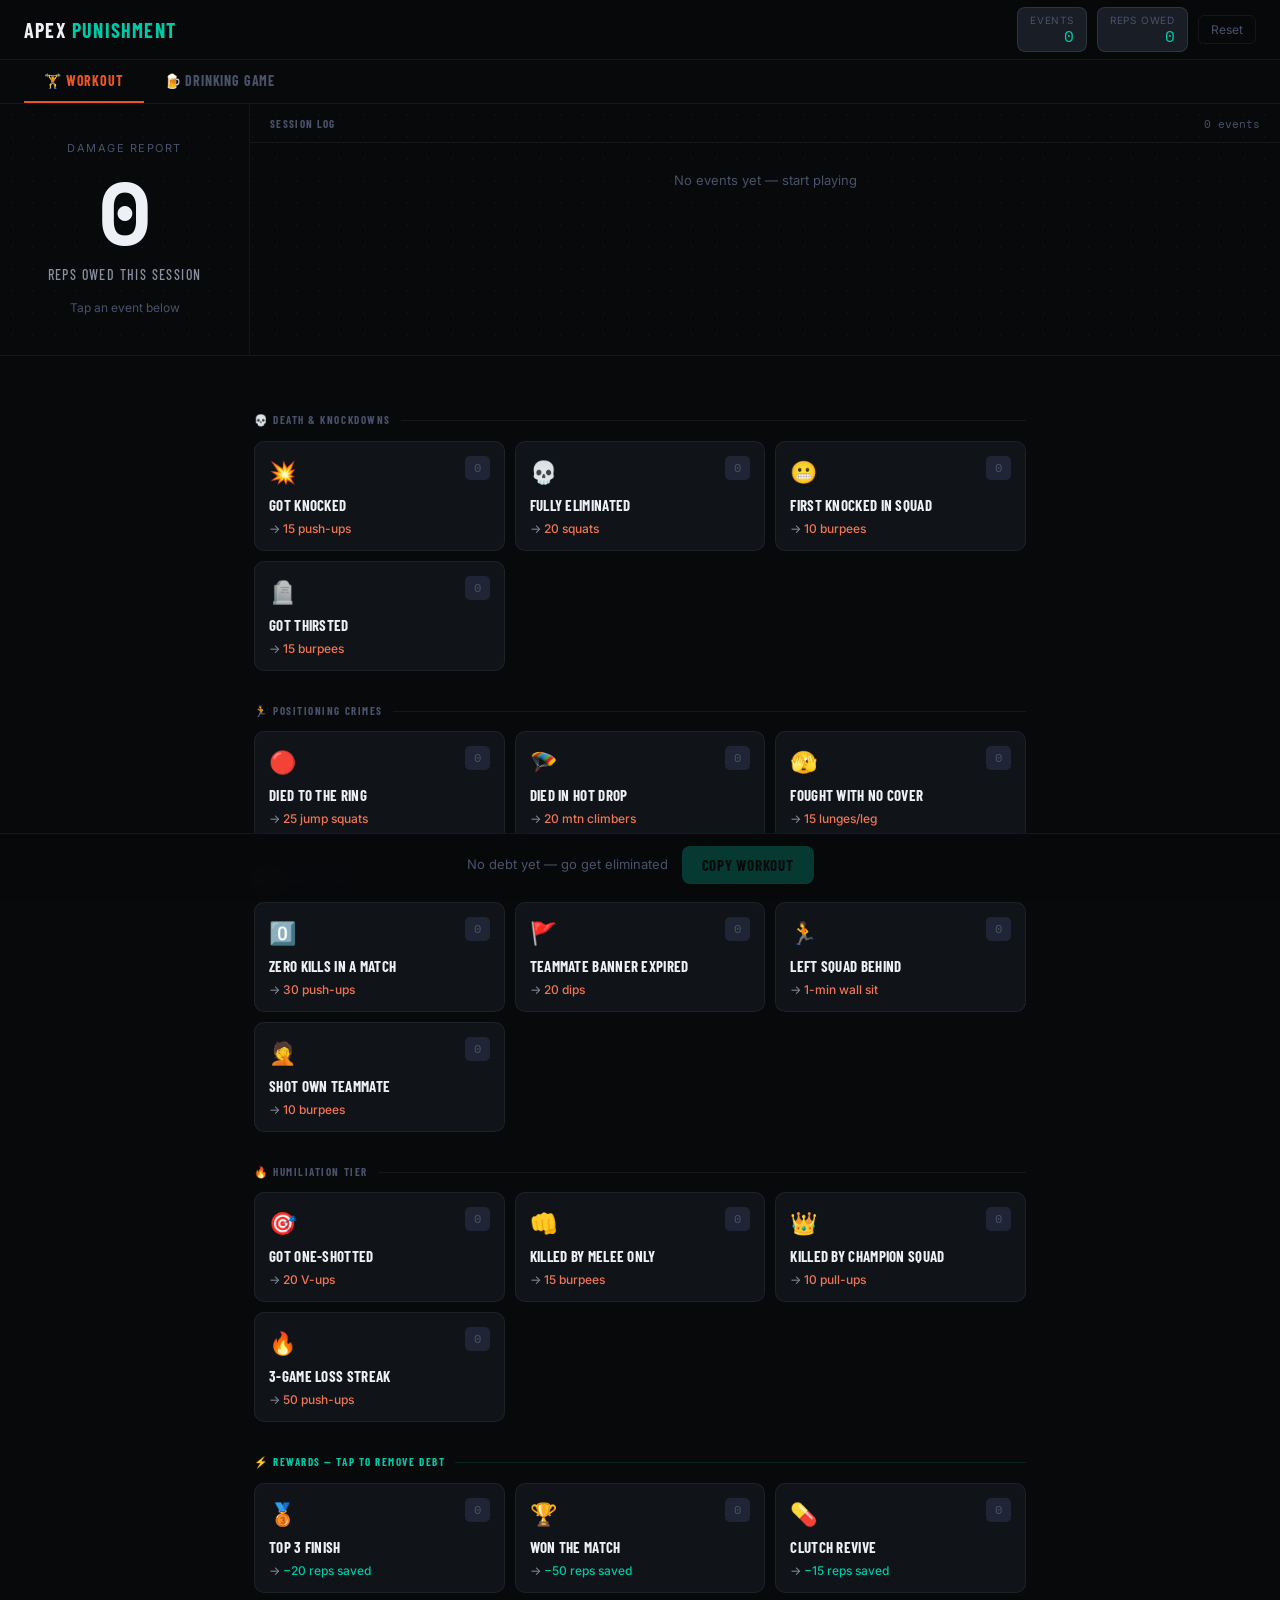
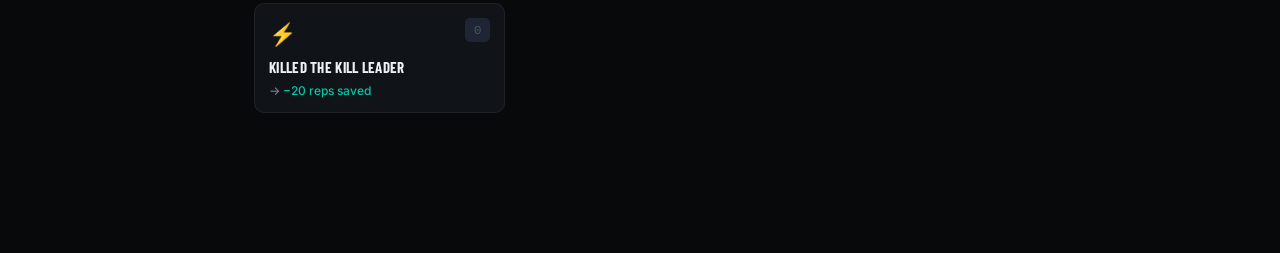
<file: index.html>
<!DOCTYPE html>
<html lang="en">
<head>
  <meta charset="UTF-8">
  <meta name="viewport" content="width=device-width, initial-scale=1.0">
  <title>Apex Punishment</title>
  <link rel="preconnect" href="https://fonts.googleapis.com">
  <link rel="preconnect" href="https://fonts.gstatic.com" crossorigin>
  <link href="https://fonts.googleapis.com/css2?family=Barlow+Condensed:wght@500;700&family=Inter:wght@400;500&family=Space+Mono:wght@700&display=swap" rel="stylesheet">
  <link rel="stylesheet" href="apex-punishment.css">
</head>
<body>

<div id="killfeed" role="status" aria-live="polite"></div>

<header>
  <div class="logo">Apex <span>Punishment</span></div>
  <div class="header-right">
    <div class="stat-chip" id="chip-events">
      <span class="stat-chip-label">Events</span>
      <span class="stat-chip-val" id="header-events">0</span>
    </div>
    <div class="stat-chip" id="chip-main">
      <span class="stat-chip-label" id="chip-main-label">Reps owed</span>
      <span class="stat-chip-val" id="header-main">0</span>
    </div>
    <button class="reset-btn" onclick="resetAll()">Reset</button>
  </div>
</header>

<nav class="mode-bar" aria-label="Mode switcher">
  <button class="mode-tab active-workout" id="tab-workout" onclick="setMode('workout')">🏋️ Workout</button>
  <button class="mode-tab"               id="tab-drink"   onclick="setMode('drink')">🍺 Drinking game</button>
</nav>

<main>
  <section class="hero">
    <div class="hero-left">
      <p class="hero-eyebrow" id="hero-eyebrow">Damage report</p>
      <div class="hero-num" id="hero-num" aria-live="polite">0</div>
      <div class="hero-sub" id="hero-sub">reps owed this session</div>
      <div class="hero-pills" id="hero-pills">
        <span class="hero-hint">Tap an event below</span>
      </div>
    </div>
    <div class="hero-right">
      <div class="log-header">
        <span class="log-header-label">Session log</span>
        <span class="log-count-badge" id="log-count">0 events</span>
      </div>
      <div class="log-list" id="log-list">
        <p class="log-empty">No events yet — start playing</p>
      </div>
    </div>
  </section>

  <div class="content">
    <div id="panel-workout"></div>
    <div id="panel-drink"></div>
  </div>
</main>

<!-- Workout tray -->
<div class="tray" id="tray-workout" role="complementary" aria-label="Workout totals">
  <div class="tray-inner">
    <div class="tray-exercises" id="workout-chips">
      <span class="tray-empty">No debt yet — go get eliminated</span>
    </div>
    <button class="tray-btn" id="circuit-btn" disabled>Copy workout</button>
  </div>
</div>

<!-- Drink tray -->
<div class="tray" id="tray-drink" role="complementary" aria-label="Drink totals" style="padding-bottom: 20px;">
  <div class="tray-inner">
    <div class="tray-exercises" id="drink-chips">
      <span class="tray-empty">No drinks yet — go play a round</span>
    </div>
    <button class="tray-btn" id="drink-clear-btn" onclick="resetAll()">Clear tab</button>
  </div>
  <p class="drink-warning">🍺 Drink responsibly. Know your limits.</p>
</div>

<script>
/* ───────────────────────────────────────────
   DATA
─────────────────────────────────────────── */
const WORKOUT_EVENTS = [
  { id:'w_knocked',     cat:'death',        icon:'💥', name:'Got knocked',             punishment:'15 push-ups',     reps:15, unit:'push-ups'    },
  { id:'w_eliminated',  cat:'death',        icon:'💀', name:'Fully eliminated',         punishment:'20 squats',       reps:20, unit:'squats'       },
  { id:'w_first_down',  cat:'death',        icon:'😬', name:'First knocked in squad',   punishment:'10 burpees',      reps:10, unit:'burpees'      },
  { id:'w_thirsted',    cat:'death',        icon:'🪦', name:'Got thirsted',             punishment:'15 burpees',      reps:15, unit:'burpees'      },
  { id:'w_ring',        cat:'positioning',  icon:'🔴', name:'Died to the ring',         punishment:'25 jump squats',  reps:25, unit:'jump squats'  },
  { id:'w_hot_drop',    cat:'positioning',  icon:'🪂', name:'Died in hot drop',         punishment:'20 mtn climbers', reps:20, unit:'mtn climbers' },
  { id:'w_no_cover',    cat:'positioning',  icon:'🫣', name:'Fought with no cover',     punishment:'15 lunges/leg',   reps:15, unit:'lunges/leg'   },
  { id:'w_no_kills',    cat:'squad',        icon:'0️⃣', name:'Zero kills in a match',    punishment:'30 push-ups',     reps:30, unit:'push-ups'    },
  { id:'w_banner',      cat:'squad',        icon:'🚩', name:'Teammate banner expired',  punishment:'20 dips',         reps:20, unit:'dips'         },
  { id:'w_left_behind', cat:'squad',        icon:'🏃', name:'Left squad behind',        punishment:'1-min wall sit',  reps:1,  unit:'min wall sit' },
  { id:'w_tf',          cat:'squad',        icon:'🤦', name:'Shot own teammate',        punishment:'10 burpees',      reps:10, unit:'burpees'      },
  { id:'w_headshot',    cat:'humiliation',  icon:'🎯', name:'Got one-shotted',          punishment:'20 V-ups',        reps:20, unit:'V-ups'        },
  { id:'w_melee',       cat:'humiliation',  icon:'👊', name:'Killed by melee only',     punishment:'15 burpees',      reps:15, unit:'burpees'      },
  { id:'w_champ',       cat:'humiliation',  icon:'👑', name:'Killed by champion squad', punishment:'10 pull-ups',     reps:10, unit:'pull-ups'     },
  { id:'w_loss_streak', cat:'humiliation',  icon:'🔥', name:'3-game loss streak',       punishment:'50 push-ups',     reps:50, unit:'push-ups'    },
];

const DRINK_EVENTS = [
  { id:'d_knocked',     cat:'death',        icon:'💥', name:'Got knocked',             punishment:'1 sip',       sips:1,  type:'sip'    },
  { id:'d_eliminated',  cat:'death',        icon:'💀', name:'Fully eliminated',         punishment:'2 sips',      sips:2,  type:'sip'    },
  { id:'d_first_down',  cat:'death',        icon:'😬', name:'First knocked in squad',   punishment:'1 drink',     sips:4,  type:'drink'  },
  { id:'d_thirsted',    cat:'death',        icon:'🪦', name:'Got thirsted',             punishment:'2 sips',      sips:2,  type:'sip'    },
  { id:'d_ring',        cat:'positioning',  icon:'🔴', name:'Died to the ring',         punishment:'1 drink',     sips:4,  type:'drink'  },
  { id:'d_hot_drop',    cat:'positioning',  icon:'🪂', name:'Died in hot drop',         punishment:'1 sip',       sips:1,  type:'sip'    },
  { id:'d_no_cover',    cat:'positioning',  icon:'🫣', name:'Fought with no cover',     punishment:'1 sip',       sips:1,  type:'sip'    },
  { id:'d_no_kills',    cat:'squad',        icon:'0️⃣', name:'Zero kills in a match',    punishment:'2 sips',      sips:2,  type:'sip'    },
  { id:'d_banner',      cat:'squad',        icon:'🚩', name:'Teammate banner expired',  punishment:'1 drink',     sips:4,  type:'drink'  },
  { id:'d_left_behind', cat:'squad',        icon:'🏃', name:'Left squad behind',        punishment:'1 drink',     sips:4,  type:'drink'  },
  { id:'d_tf',          cat:'squad',        icon:'🤦', name:'Shot own teammate',        punishment:'2 drinks',    sips:8,  type:'drink'  },
  { id:'d_headshot',    cat:'humiliation',  icon:'🎯', name:'Got one-shotted',          punishment:'1 sip',       sips:1,  type:'sip'    },
  { id:'d_melee',       cat:'humiliation',  icon:'👊', name:'Killed by melee only',     punishment:'1 drink',     sips:4,  type:'drink'  },
  { id:'d_champ',       cat:'humiliation',  icon:'👑', name:'Killed by champion squad', punishment:'2 sips',      sips:2,  type:'sip'    },
  { id:'d_loss_streak', cat:'humiliation',  icon:'🔥', name:'3-game loss streak',       punishment:'Finish it',   sips:12, type:'finish' },
];

const CATS = [
  { id:'death',       label:'💀 Death & knockdowns' },
  { id:'positioning', label:'🏃 Positioning crimes'  },
  { id:'squad',       label:'🤝 Squad failures'      },
  { id:'humiliation', label:'🔥 Humiliation tier'    },
];

const WORKOUT_BENEFITS = [
  { id:'wb_top3',   icon:'🥉', name:'Top 3 finish',           reward:'−20 reps saved',  reps:20 },
  { id:'wb_win',    icon:'🏆', name:'Won the match',           reward:'−50 reps saved',  reps:50 },
  { id:'wb_revive', icon:'💊', name:'Clutch revive',           reward:'−15 reps saved',  reps:15 },
  { id:'wb_kl',     icon:'⚡', name:'Killed the kill leader',  reward:'−20 reps saved',  reps:20 },
];

const DRINK_BENEFITS = [
  { id:'db_top3',   icon:'🥉', name:'Top 3 finish',           reward:'Skip 2 sips',  sips:2 },
  { id:'db_win',    icon:'🏆', name:'Won the match',           reward:'Skip 1 drink', sips:4 },
  { id:'db_revive', icon:'💊', name:'Clutch revive',           reward:'Skip 1 sip',   sips:1 },
  { id:'db_kl',     icon:'⚡', name:'Killed the kill leader',  reward:'Skip 2 sips',  sips:2 },
];

const TIER_BADGE = {
  sip:    '<span class="drink-tier tier-sip">Sip</span>',
  drink:  '<span class="drink-tier tier-drink">Drink</span>',
  finish: '<span class="drink-tier tier-finish">Finish it</span>',
};

let mode = 'workout';
const wCounts = Object.fromEntries(WORKOUT_EVENTS.map(e => [e.id, 0]));
const dCounts = Object.fromEntries(DRINK_EVENTS.map(e =>  [e.id, 0]));
const wBenefitCounts = Object.fromEntries(WORKOUT_BENEFITS.map(e => [e.id, 0]));
const dBenefitCounts = Object.fromEntries(DRINK_BENEFITS.map(e =>  [e.id, 0]));
const wLog = []; // { id, isBenefit } in first-click order
const dLog = []; // { id, isBenefit } in first-click order

/* ───────────────────────────────────────────
   BUILD DOM
─────────────────────────────────────────── */
function buildPanel(panelId, events, prefix) {
  const panel = document.getElementById(panelId);
  CATS.forEach(cat => {
    const catEvents = events.filter(e => e.cat === cat.id);
    if (!catEvents.length) return;

    const label = document.createElement('div');
    label.className = 'cat-label';
    label.textContent = cat.label;
    panel.appendChild(label);

    const grid = document.createElement('div');
    grid.className = 'events-grid';

    catEvents.forEach(ev => {
      const card = document.createElement('div');
      card.className = 'event-card';
      card.id = prefix + '-card-' + ev.id;
      card.setAttribute('role', 'button');
      card.setAttribute('tabindex', '0');
      card.setAttribute('aria-label', ev.name + ': ' + ev.punishment);

      const tierBadge = ev.type ? TIER_BADGE[ev.type] : '';
      card.innerHTML = `
        <div class="card-top">
          <span class="card-icon" aria-hidden="true">${ev.icon}</span>
          <span class="card-count" id="${prefix}-count-${ev.id}">0</span>
        </div>
        <div class="card-name">${ev.name}</div>
        <div class="card-punishment">→ <b>${ev.punishment}</b></div>
        ${tierBadge}
      `;

      const handler = () => logEvent(ev, prefix);
      card.addEventListener('click', handler);
      card.addEventListener('keydown', e => { if (e.key === 'Enter' || e.key === ' ') { e.preventDefault(); handler(); } });
      grid.appendChild(card);
    });

    panel.appendChild(grid);
  });

  // ─── REWARDS SECTION ───
  const benefitEvents = prefix === 'w' ? WORKOUT_BENEFITS : DRINK_BENEFITS;

  const rewardLabel = document.createElement('div');
  rewardLabel.className = 'cat-label benefit-label';
  rewardLabel.textContent = '⚡ Rewards — tap to remove debt';
  panel.appendChild(rewardLabel);

  const rewardGrid = document.createElement('div');
  rewardGrid.className = 'events-grid';

  benefitEvents.forEach(ev => {
    const card = document.createElement('div');
    card.className = 'event-card benefit-card';
    card.id = prefix + '-bcard-' + ev.id;
    card.setAttribute('role', 'button');
    card.setAttribute('tabindex', '0');
    card.setAttribute('aria-label', ev.name + ': ' + ev.reward);
    card.innerHTML = `
      <div class="card-top">
        <span class="card-icon" aria-hidden="true">${ev.icon}</span>
        <span class="card-count" id="${prefix}-bcount-${ev.id}">0</span>
      </div>
      <div class="card-name">${ev.name}</div>
      <div class="card-punishment">→ <b>${ev.reward}</b></div>
    `;

    const handler = () => logBenefit(ev, prefix);
    card.addEventListener('click', handler);
    card.addEventListener('keydown', e => { if (e.key === 'Enter' || e.key === ' ') { e.preventDefault(); handler(); } });
    rewardGrid.appendChild(card);
  });

  panel.appendChild(rewardGrid);
}

buildPanel('panel-workout', WORKOUT_EVENTS, 'w');
buildPanel('panel-drink',   DRINK_EVENTS,   'd');

/* ───────────────────────────────────────────
   MODE SWITCH
─────────────────────────────────────────── */
function setMode(m) {
  mode = m;
  document.body.classList.toggle('drink-mode', m === 'drink');
  document.getElementById('tab-workout').className = 'mode-tab' + (m === 'workout' ? ' active-workout' : '');
  document.getElementById('tab-drink').className   = 'mode-tab' + (m === 'drink'   ? ' active-drink'   : '');
  updateUI();
}

/* ───────────────────────────────────────────
   LOG EVENT
─────────────────────────────────────────── */
function logEvent(ev, prefix) {
  const counts  = prefix === 'w' ? wCounts : dCounts;
  const log     = prefix === 'w' ? wLog    : dLog;
  const wasZero = counts[ev.id] === 0;
  counts[ev.id]++;
  if (wasZero) log.push({ id: ev.id, isBenefit: false });

  const countEl = document.getElementById(prefix + '-count-' + ev.id);
  countEl.textContent = counts[ev.id];
  countEl.className = 'card-count active';

  const card = document.getElementById(prefix + '-card-' + ev.id);
  card.classList.add('lit');

  const flash = document.createElement('div');
  flash.className = 'flash-overlay';
  card.appendChild(flash);
  flash.addEventListener('animationend', () => flash.remove());

  showToast(ev, false);
  updateUI();
}

/* ───────────────────────────────────────────
   LOG BENEFIT
─────────────────────────────────────────── */
function logBenefit(ev, prefix) {
  const counts  = prefix === 'w' ? wBenefitCounts : dBenefitCounts;
  const log     = prefix === 'w' ? wLog           : dLog;
  const wasZero = counts[ev.id] === 0;
  counts[ev.id]++;
  if (wasZero) log.push({ id: ev.id, isBenefit: true });

  const countEl = document.getElementById(prefix + '-bcount-' + ev.id);
  countEl.textContent = counts[ev.id];
  countEl.className = 'card-count active';

  const card = document.getElementById(prefix + '-bcard-' + ev.id);
  card.classList.add('lit');

  const flash = document.createElement('div');
  flash.className = 'flash-overlay';
  flash.style.background = 'rgba(0,201,167,0.14)';
  card.appendChild(flash);
  flash.addEventListener('animationend', () => flash.remove());

  showToast(ev, true);
  updateUI();
}

/* ───────────────────────────────────────────
   TOAST
─────────────────────────────────────────── */
function showToast(ev, isBenefit) {
  const feed = document.getElementById('killfeed');
  const toast = document.createElement('div');
  toast.className = 'kf-toast' + (isBenefit ? ' benefit-toast' : '');
  const label = isBenefit ? (ev.reward) : ('+' + ev.punishment);
  toast.innerHTML = `
    <span class="kf-icon" aria-hidden="true">${ev.icon}</span>
    <div>
      <div class="kf-event">${ev.name}</div>
      <div class="kf-punishment">${label}</div>
    </div>
  `;
  feed.appendChild(toast);
  setTimeout(() => {
    toast.classList.add('leaving');
    setTimeout(() => toast.remove(), 280);
  }, 2400);
}

/* ───────────────────────────────────────────
   RENDER LOG
─────────────────────────────────────────── */
function drinkTotal(ev, count) {
  if (ev.type === 'finish') return count === 1 ? 'Finish it' : `Finish it ×${count}`;
  const total = ev.sips * count;
  if (ev.type === 'sip')   return `${total} sip${total !== 1 ? 's' : ''}`;
  if (ev.type === 'drink')  return `${total / 4} drink${total / 4 !== 1 ? 's' : ''}`;
  return ev.punishment;
}

function renderLog() {
  const isWorkout = mode === 'workout';
  const logOrder  = isWorkout ? wLog : dLog;
  const pCounts   = isWorkout ? wCounts        : dCounts;
  const bCounts   = isWorkout ? wBenefitCounts : dBenefitCounts;
  const pEvents   = isWorkout ? WORKOUT_EVENTS   : DRINK_EVENTS;
  const bEvents   = isWorkout ? WORKOUT_BENEFITS : DRINK_BENEFITS;
  const logList   = document.getElementById('log-list');
  const logCount  = document.getElementById('log-count');

  const total = logOrder.length;
  logCount.textContent = total + (total === 1 ? ' event' : ' events');

  if (total === 0) {
    logList.innerHTML = '<p class="log-empty">No events yet — start playing</p>';
    return;
  }

  logList.innerHTML = logOrder.map(entry => {
    if (entry.isBenefit) {
      const ev    = bEvents.find(e => e.id === entry.id);
      const count = bCounts[entry.id];
      const saved = isWorkout
        ? `−${count * ev.reps} reps`
        : `skip ${drinkBenefitTotal(ev, count)}`;
      return `
        <div class="log-entry is-benefit">
          <span class="log-icon">${ev.icon}</span>
          <span class="log-name">${ev.name}</span>
          <span class="log-count-x">×${count}</span>
          <span class="log-punishment">${saved}</span>
        </div>
      `;
    } else {
      const ev    = pEvents.find(e => e.id === entry.id);
      const count = pCounts[entry.id];
      const totalLabel = isWorkout
        ? `${count * ev.reps} ${ev.unit}`
        : drinkTotal(ev, count);
      return `
        <div class="log-entry">
          <span class="log-icon">${ev.icon}</span>
          <span class="log-name">${ev.name}</span>
          <span class="log-count-x">×${count}</span>
          <span class="log-punishment">${totalLabel}</span>
        </div>
      `;
    }
  }).join('');
}

function drinkBenefitTotal(ev, count) {
  const total = ev.sips * count;
  return ev.sips >= 4
    ? `${total / 4} drink${total / 4 !== 1 ? 's' : ''}`
    : `${total} sip${total !== 1 ? 's' : ''}`;
}

/* ───────────────────────────────────────────
   UPDATE UI
─────────────────────────────────────────── */
function updateUI() {
  if (mode === 'workout') updateWorkoutUI();
  else updateDrinkUI();
  renderLog();
}

function updateWorkoutUI() {
  const totals = {};
  WORKOUT_EVENTS.forEach(e => {
    if (wCounts[e.id] > 0) totals[e.unit] = (totals[e.unit] || 0) + wCounts[e.id] * e.reps;
  });
  const entries     = Object.entries(totals);
  const totalEvents = Object.values(wCounts).reduce((a,b) => a+b, 0);
  const grossReps   = entries.reduce((s,[k,v]) => k === 'min wall sit' ? s : s+v, 0);
  const benefitReps = WORKOUT_BENEFITS.reduce((s,e) => s + wBenefitCounts[e.id] * e.reps, 0);
  const totalReps   = Math.max(0, grossReps - benefitReps);
  const wallSit     = totals['min wall sit'];

  document.getElementById('header-events').textContent    = Object.values(wCounts).reduce((a,b)=>a+b,0) + Object.values(wBenefitCounts).reduce((a,b)=>a+b,0);
  document.getElementById('header-main').textContent      = totalReps;
  document.getElementById('chip-main-label').textContent  = 'Reps owed';
  document.getElementById('hero-eyebrow').textContent     = 'Damage report';

  const heroNum   = document.getElementById('hero-num');
  const heroSub   = document.getElementById('hero-sub');
  const heroPills = document.getElementById('hero-pills');

  if (totalEvents === 0 && benefitReps === 0) {
    heroNum.textContent = '0';
    heroNum.classList.remove('has-debt');
    heroSub.textContent = 'reps owed this session';
    heroPills.innerHTML = '<span class="hero-hint">Tap an event below to start logging</span>';
  } else {
    heroNum.textContent = totalReps;
    heroNum.classList.toggle('has-debt', totalReps > 0);
    heroSub.textContent = totalReps > 0
      ? 'reps owed' + (wallSit ? ` + ${wallSit} min wall sit` : '')
      : benefitReps > 0 ? 'debt cleared 🎉' : 'reps owed this session';
    const pills = entries.map(([k,v]) => `<span class="hero-pill">${v} ${k}</span>`);
    if (benefitReps > 0) pills.push(`<span class="hero-pill" style="background:rgba(0,201,167,0.12);color:var(--accent);border-color:rgba(0,201,167,0.2)">−${benefitReps} saved</span>`);
    heroPills.innerHTML = pills.join('');
  }

  const chips = document.getElementById('workout-chips');
  const btn   = document.getElementById('circuit-btn');
  if (entries.length === 0) {
    chips.innerHTML = '<span class="tray-empty">No debt yet — go get eliminated</span>';
    btn.disabled = true;
  } else {
    chips.innerHTML = entries.map(([k,v]) => `<div class="ex-chip"><span>${v}</span>&nbsp;${k}</div>`).join('')
      + (benefitReps > 0 ? `<div class="ex-chip" style="color:var(--accent)"><span>−${benefitReps}</span>&nbsp;saved</div>` : '');
    btn.disabled = totalReps === 0;
  }
}

function updateDrinkUI() {
  let totalSips = 0, sipCount = 0, drinkCount = 0, finishCount = 0;
  DRINK_EVENTS.forEach(e => {
    const n = dCounts[e.id];
    if (n > 0) {
      totalSips += n * e.sips;
      if (e.type === 'sip')    sipCount    += n;
      if (e.type === 'drink')  drinkCount  += n;
      if (e.type === 'finish') finishCount += n;
    }
  });
  const benefitSips = DRINK_BENEFITS.reduce((s,e) => s + dBenefitCounts[e.id] * e.sips, 0);
  const netSips     = Math.max(0, totalSips - benefitSips);
  const totalEvents = Object.values(dCounts).reduce((a,b) => a+b, 0);

  document.getElementById('header-events').textContent   = totalEvents + Object.values(dBenefitCounts).reduce((a,b)=>a+b,0);
  document.getElementById('header-main').textContent     = netSips;
  document.getElementById('chip-main-label').textContent = 'Sip units';
  document.getElementById('hero-eyebrow').textContent    = 'Drink report';

  const heroNum   = document.getElementById('hero-num');
  const heroSub   = document.getElementById('hero-sub');
  const heroPills = document.getElementById('hero-pills');

  if (totalEvents === 0 && benefitSips === 0) {
    heroNum.textContent = '0';
    heroNum.classList.remove('has-debt');
    heroSub.textContent = 'drinks owed this session';
    heroPills.innerHTML = '<span class="hero-hint">Tap an event below to start logging</span>';
  } else {
    heroNum.textContent = netSips;
    heroNum.classList.toggle('has-debt', netSips > 0);
    heroSub.textContent = netSips === 0 ? 'tab cleared 🎉' : 'sip units consumed';
    const parts = [];
    if (sipCount)    parts.push(`${sipCount} sip${sipCount > 1 ? 's' : ''}`);
    if (drinkCount)  parts.push(`${drinkCount} drink${drinkCount > 1 ? 's' : ''}`);
    if (finishCount) parts.push(`${finishCount} finish`);
    if (benefitSips) parts.push(`<span style="color:var(--accent)">−${benefitSips} skipped</span>`);
    heroPills.innerHTML = parts.map(p => `<span class="hero-pill">${p}</span>`).join('');
  }

  const chips = document.getElementById('drink-chips');
  if (totalEvents === 0 && benefitSips === 0) {
    chips.innerHTML = '<span class="tray-empty">No drinks yet — go play a round</span>';
  } else {
    const parts = [];
    if (sipCount)    parts.push(`<div class="ex-chip"><span>${sipCount}</span>&nbsp;sip${sipCount>1?'s':''}</div>`);
    if (drinkCount)  parts.push(`<div class="ex-chip"><span>${drinkCount}</span>&nbsp;drink${drinkCount>1?'s':''}</div>`);
    if (finishCount) parts.push(`<div class="ex-chip"><span>${finishCount}</span>&nbsp;finish</div>`);
    if (benefitSips) parts.push(`<div class="ex-chip" style="color:var(--accent)"><span>−${benefitSips}</span>&nbsp;skipped</div>`);
    chips.innerHTML = parts.join('');
  }
}

/* ───────────────────────────────────────────
   RESET
─────────────────────────────────────────── */
function resetAll() {
  if (mode === 'workout') {
    wLog.length = 0;
    WORKOUT_EVENTS.forEach(e => {
      wCounts[e.id] = 0;
      const c = document.getElementById('w-count-' + e.id);
      if (c) { c.textContent = '0'; c.className = 'card-count'; }
      const card = document.getElementById('w-card-' + e.id);
      if (card) card.classList.remove('lit');
    });
    WORKOUT_BENEFITS.forEach(e => {
      wBenefitCounts[e.id] = 0;
      const c = document.getElementById('w-bcount-' + e.id);
      if (c) { c.textContent = '0'; c.className = 'card-count'; }
      const card = document.getElementById('w-bcard-' + e.id);
      if (card) card.classList.remove('lit');
    });
  } else {
    dLog.length = 0;
    DRINK_EVENTS.forEach(e => {
      dCounts[e.id] = 0;
      const c = document.getElementById('d-count-' + e.id);
      if (c) { c.textContent = '0'; c.className = 'card-count'; }
      const card = document.getElementById('d-card-' + e.id);
      if (card) card.classList.remove('lit');
    });
    DRINK_BENEFITS.forEach(e => {
      dBenefitCounts[e.id] = 0;
      const c = document.getElementById('d-bcount-' + e.id);
      if (c) { c.textContent = '0'; c.className = 'card-count'; }
      const card = document.getElementById('d-bcard-' + e.id);
      if (card) card.classList.remove('lit');
    });
  }
  updateUI();
}

/* ───────────────────────────────────────────
   COPY WORKOUT
─────────────────────────────────────────── */
document.getElementById('circuit-btn').addEventListener('click', () => {
  const totals = {};
  WORKOUT_EVENTS.forEach(e => {
    if (wCounts[e.id] > 0) totals[e.unit] = (totals[e.unit] || 0) + wCounts[e.id] * e.reps;
  });
  const summary = Object.entries(totals).map(([k,v]) => `${v} ${k}`).join(', ');
  const prompt  = `Build me a post-Apex circuit workout. I owe: ${summary}. I have an advanced fitness level. Organize as supersets with short rest intervals.`;

  navigator.clipboard.writeText(prompt).then(() => {
    const btn = document.getElementById('circuit-btn');
    btn.textContent = 'Copied ✓';
    btn.classList.add('copied');
    setTimeout(() => { btn.textContent = 'Copy workout'; btn.classList.remove('copied'); }, 2000);
  }).catch(() => alert(prompt));
});
</script>
</body>
</html>
</file>
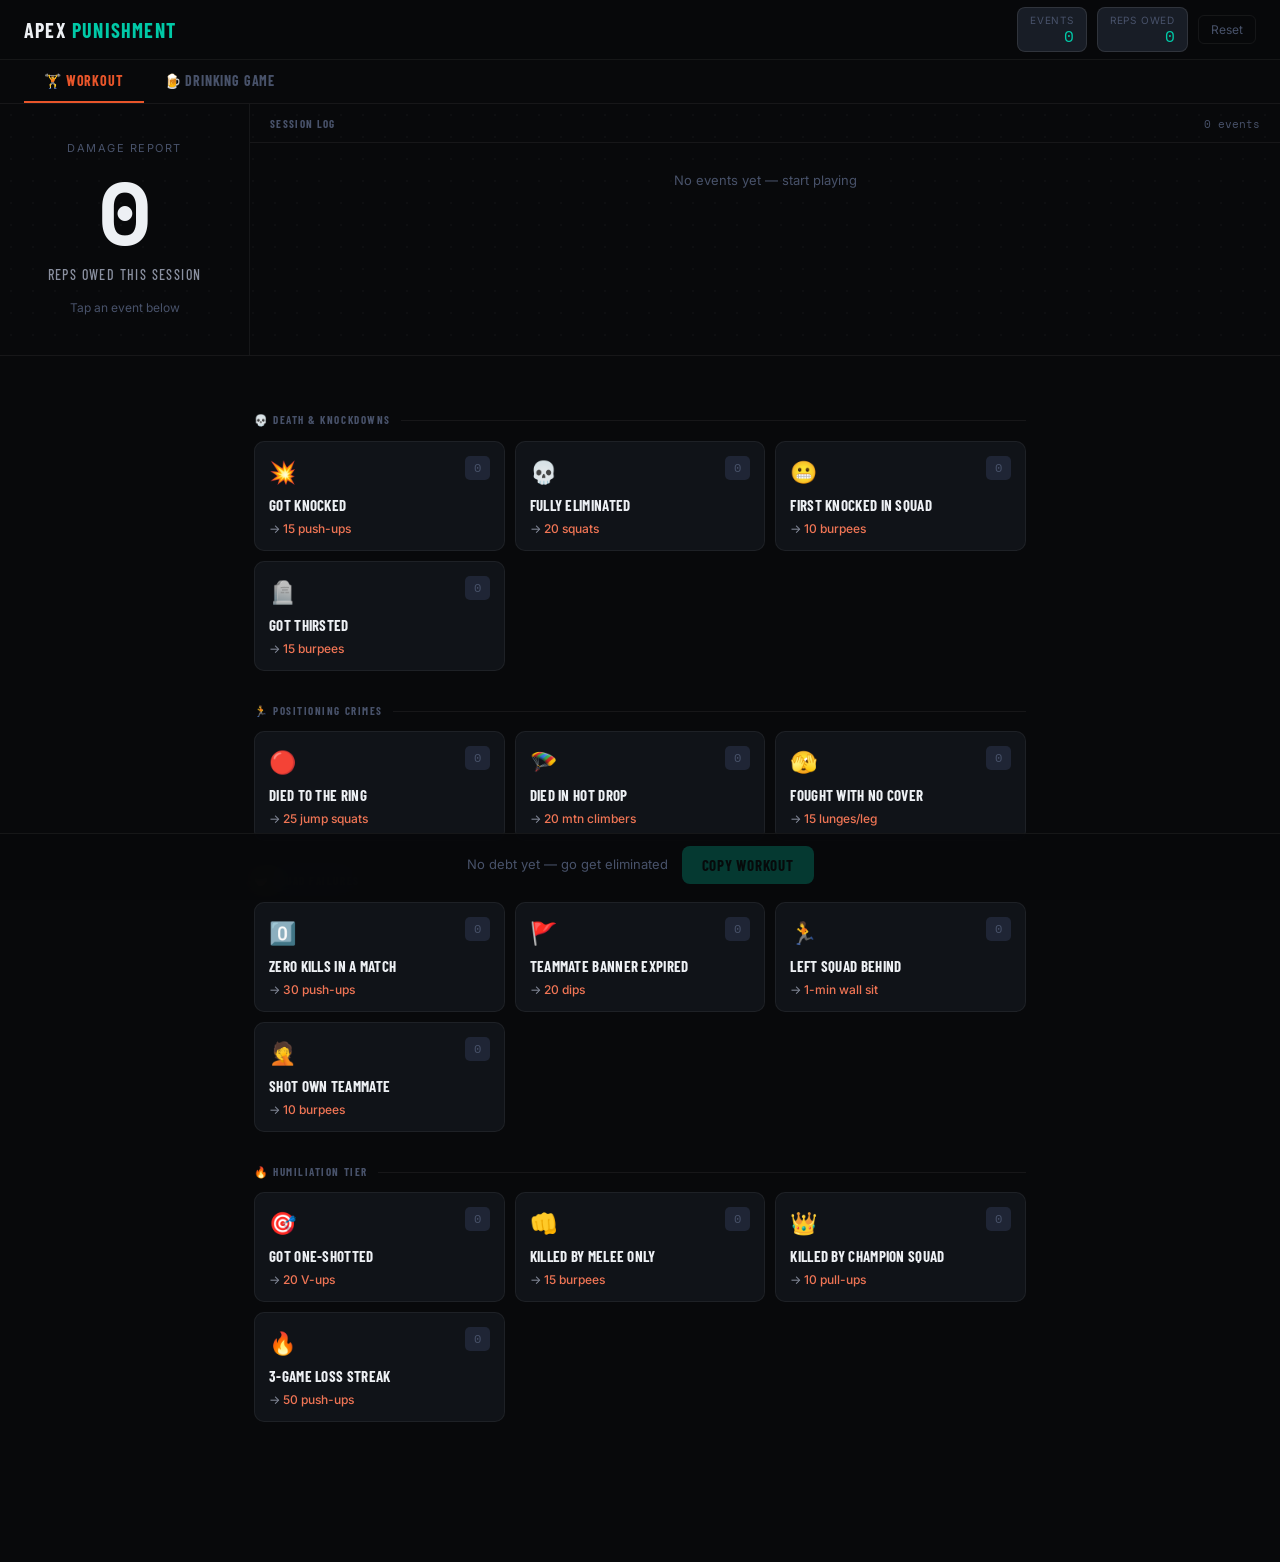
<file: apex-punishment V2.html>
<!DOCTYPE html>
<html lang="en">
<head>
  <meta charset="UTF-8">
  <meta name="viewport" content="width=device-width, initial-scale=1.0">
  <title>Apex Punishment</title>
  <link rel="preconnect" href="https://fonts.googleapis.com">
  <link rel="preconnect" href="https://fonts.gstatic.com" crossorigin>
  <link href="https://fonts.googleapis.com/css2?family=Barlow+Condensed:wght@500;700&family=Inter:wght@400;500&family=Space+Mono:wght@700&display=swap" rel="stylesheet">
  <link rel="stylesheet" href="apex-punishment.css">
</head>
<body>

<div id="killfeed" role="status" aria-live="polite"></div>

<header>
  <div class="logo">Apex <span>Punishment</span></div>
  <div class="header-right">
    <div class="stat-chip" id="chip-events">
      <span class="stat-chip-label">Events</span>
      <span class="stat-chip-val" id="header-events">0</span>
    </div>
    <div class="stat-chip" id="chip-main">
      <span class="stat-chip-label" id="chip-main-label">Reps owed</span>
      <span class="stat-chip-val" id="header-main">0</span>
    </div>
    <button class="reset-btn" onclick="resetAll()">Reset</button>
  </div>
</header>

<nav class="mode-bar" aria-label="Mode switcher">
  <button class="mode-tab active-workout" id="tab-workout" onclick="setMode('workout')">🏋️ Workout</button>
  <button class="mode-tab"               id="tab-drink"   onclick="setMode('drink')">🍺 Drinking game</button>
</nav>

<main>
  <section class="hero">
    <div class="hero-left">
      <p class="hero-eyebrow" id="hero-eyebrow">Damage report</p>
      <div class="hero-num" id="hero-num" aria-live="polite">0</div>
      <div class="hero-sub" id="hero-sub">reps owed this session</div>
      <div class="hero-pills" id="hero-pills">
        <span class="hero-hint">Tap an event below</span>
      </div>
    </div>
    <div class="hero-right">
      <div class="log-header">
        <span class="log-header-label">Session log</span>
        <span class="log-count-badge" id="log-count">0 events</span>
      </div>
      <div class="log-list" id="log-list">
        <p class="log-empty">No events yet — start playing</p>
      </div>
    </div>
  </section>

  <div class="content">
    <div id="panel-workout"></div>
    <div id="panel-drink"></div>
  </div>
</main>

<!-- Workout tray -->
<div class="tray" id="tray-workout" role="complementary" aria-label="Workout totals">
  <div class="tray-inner">
    <div class="tray-exercises" id="workout-chips">
      <span class="tray-empty">No debt yet — go get eliminated</span>
    </div>
    <button class="tray-btn" id="circuit-btn" disabled>Copy workout</button>
  </div>
</div>

<!-- Drink tray -->
<div class="tray" id="tray-drink" role="complementary" aria-label="Drink totals" style="padding-bottom: 20px;">
  <div class="tray-inner">
    <div class="tray-exercises" id="drink-chips">
      <span class="tray-empty">No drinks yet — go play a round</span>
    </div>
    <button class="tray-btn" id="drink-clear-btn" onclick="resetAll()">Clear tab</button>
  </div>
  <p class="drink-warning">🍺 Drink responsibly. Know your limits.</p>
</div>

<script>
/* ───────────────────────────────────────────
   DATA
─────────────────────────────────────────── */
const WORKOUT_EVENTS = [
  { id:'w_knocked',     cat:'death',        icon:'💥', name:'Got knocked',             punishment:'15 push-ups',     reps:15, unit:'push-ups'    },
  { id:'w_eliminated',  cat:'death',        icon:'💀', name:'Fully eliminated',         punishment:'20 squats',       reps:20, unit:'squats'       },
  { id:'w_first_down',  cat:'death',        icon:'😬', name:'First knocked in squad',   punishment:'10 burpees',      reps:10, unit:'burpees'      },
  { id:'w_thirsted',    cat:'death',        icon:'🪦', name:'Got thirsted',             punishment:'15 burpees',      reps:15, unit:'burpees'      },
  { id:'w_ring',        cat:'positioning',  icon:'🔴', name:'Died to the ring',         punishment:'25 jump squats',  reps:25, unit:'jump squats'  },
  { id:'w_hot_drop',    cat:'positioning',  icon:'🪂', name:'Died in hot drop',         punishment:'20 mtn climbers', reps:20, unit:'mtn climbers' },
  { id:'w_no_cover',    cat:'positioning',  icon:'🫣', name:'Fought with no cover',     punishment:'15 lunges/leg',   reps:15, unit:'lunges/leg'   },
  { id:'w_no_kills',    cat:'squad',        icon:'0️⃣', name:'Zero kills in a match',    punishment:'30 push-ups',     reps:30, unit:'push-ups'    },
  { id:'w_banner',      cat:'squad',        icon:'🚩', name:'Teammate banner expired',  punishment:'20 dips',         reps:20, unit:'dips'         },
  { id:'w_left_behind', cat:'squad',        icon:'🏃', name:'Left squad behind',        punishment:'1-min wall sit',  reps:1,  unit:'min wall sit' },
  { id:'w_tf',          cat:'squad',        icon:'🤦', name:'Shot own teammate',        punishment:'10 burpees',      reps:10, unit:'burpees'      },
  { id:'w_headshot',    cat:'humiliation',  icon:'🎯', name:'Got one-shotted',          punishment:'20 V-ups',        reps:20, unit:'V-ups'        },
  { id:'w_melee',       cat:'humiliation',  icon:'👊', name:'Killed by melee only',     punishment:'15 burpees',      reps:15, unit:'burpees'      },
  { id:'w_champ',       cat:'humiliation',  icon:'👑', name:'Killed by champion squad', punishment:'10 pull-ups',     reps:10, unit:'pull-ups'     },
  { id:'w_loss_streak', cat:'humiliation',  icon:'🔥', name:'3-game loss streak',       punishment:'50 push-ups',     reps:50, unit:'push-ups'    },
];

const DRINK_EVENTS = [
  { id:'d_knocked',     cat:'death',        icon:'💥', name:'Got knocked',             punishment:'1 sip',       sips:1,  type:'sip'    },
  { id:'d_eliminated',  cat:'death',        icon:'💀', name:'Fully eliminated',         punishment:'2 sips',      sips:2,  type:'sip'    },
  { id:'d_first_down',  cat:'death',        icon:'😬', name:'First knocked in squad',   punishment:'1 drink',     sips:4,  type:'drink'  },
  { id:'d_thirsted',    cat:'death',        icon:'🪦', name:'Got thirsted',             punishment:'2 sips',      sips:2,  type:'sip'    },
  { id:'d_ring',        cat:'positioning',  icon:'🔴', name:'Died to the ring',         punishment:'1 drink',     sips:4,  type:'drink'  },
  { id:'d_hot_drop',    cat:'positioning',  icon:'🪂', name:'Died in hot drop',         punishment:'1 sip',       sips:1,  type:'sip'    },
  { id:'d_no_cover',    cat:'positioning',  icon:'🫣', name:'Fought with no cover',     punishment:'1 sip',       sips:1,  type:'sip'    },
  { id:'d_no_kills',    cat:'squad',        icon:'0️⃣', name:'Zero kills in a match',    punishment:'2 sips',      sips:2,  type:'sip'    },
  { id:'d_banner',      cat:'squad',        icon:'🚩', name:'Teammate banner expired',  punishment:'1 drink',     sips:4,  type:'drink'  },
  { id:'d_left_behind', cat:'squad',        icon:'🏃', name:'Left squad behind',        punishment:'1 drink',     sips:4,  type:'drink'  },
  { id:'d_tf',          cat:'squad',        icon:'🤦', name:'Shot own teammate',        punishment:'2 drinks',    sips:8,  type:'drink'  },
  { id:'d_headshot',    cat:'humiliation',  icon:'🎯', name:'Got one-shotted',          punishment:'1 sip',       sips:1,  type:'sip'    },
  { id:'d_melee',       cat:'humiliation',  icon:'👊', name:'Killed by melee only',     punishment:'1 drink',     sips:4,  type:'drink'  },
  { id:'d_champ',       cat:'humiliation',  icon:'👑', name:'Killed by champion squad', punishment:'2 sips',      sips:2,  type:'sip'    },
  { id:'d_loss_streak', cat:'humiliation',  icon:'🔥', name:'3-game loss streak',       punishment:'Finish it',   sips:12, type:'finish' },
];

const CATS = [
  { id:'death',       label:'💀 Death & knockdowns' },
  { id:'positioning', label:'🏃 Positioning crimes'  },
  { id:'squad',       label:'🤝 Squad failures'      },
  { id:'humiliation', label:'🔥 Humiliation tier'    },
];

const TIER_BADGE = {
  sip:    '<span class="drink-tier tier-sip">Sip</span>',
  drink:  '<span class="drink-tier tier-drink">Drink</span>',
  finish: '<span class="drink-tier tier-finish">Finish it</span>',
};

let mode = 'workout';
const wCounts = Object.fromEntries(WORKOUT_EVENTS.map(e => [e.id, 0]));
const dCounts = Object.fromEntries(DRINK_EVENTS.map(e =>  [e.id, 0]));
const wLog = []; // tracks first-click order of event IDs
const dLog = []; // tracks first-click order of event IDs

/* ───────────────────────────────────────────
   BUILD DOM
─────────────────────────────────────────── */
function buildPanel(panelId, events, prefix) {
  const panel = document.getElementById(panelId);
  CATS.forEach(cat => {
    const catEvents = events.filter(e => e.cat === cat.id);
    if (!catEvents.length) return;

    const label = document.createElement('div');
    label.className = 'cat-label';
    label.textContent = cat.label;
    panel.appendChild(label);

    const grid = document.createElement('div');
    grid.className = 'events-grid';

    catEvents.forEach(ev => {
      const card = document.createElement('div');
      card.className = 'event-card';
      card.id = prefix + '-card-' + ev.id;
      card.setAttribute('role', 'button');
      card.setAttribute('tabindex', '0');
      card.setAttribute('aria-label', ev.name + ': ' + ev.punishment);

      const tierBadge = ev.type ? TIER_BADGE[ev.type] : '';
      card.innerHTML = `
        <div class="card-top">
          <span class="card-icon" aria-hidden="true">${ev.icon}</span>
          <span class="card-count" id="${prefix}-count-${ev.id}">0</span>
        </div>
        <div class="card-name">${ev.name}</div>
        <div class="card-punishment">→ <b>${ev.punishment}</b></div>
        ${tierBadge}
      `;

      const handler = () => logEvent(ev, prefix);
      card.addEventListener('click', handler);
      card.addEventListener('keydown', e => { if (e.key === 'Enter' || e.key === ' ') { e.preventDefault(); handler(); } });
      grid.appendChild(card);
    });

    panel.appendChild(grid);
  });
}

buildPanel('panel-workout', WORKOUT_EVENTS, 'w');
buildPanel('panel-drink',   DRINK_EVENTS,   'd');

/* ───────────────────────────────────────────
   MODE SWITCH
─────────────────────────────────────────── */
function setMode(m) {
  mode = m;
  document.body.classList.toggle('drink-mode', m === 'drink');
  document.getElementById('tab-workout').className = 'mode-tab' + (m === 'workout' ? ' active-workout' : '');
  document.getElementById('tab-drink').className   = 'mode-tab' + (m === 'drink'   ? ' active-drink'   : '');
  updateUI();
}

/* ───────────────────────────────────────────
   LOG EVENT
─────────────────────────────────────────── */
function logEvent(ev, prefix) {
  const counts  = prefix === 'w' ? wCounts : dCounts;
  const log     = prefix === 'w' ? wLog    : dLog;
  const wasZero = counts[ev.id] === 0;
  counts[ev.id]++;
  if (wasZero) log.push(ev.id); // only track first appearance

  const countEl = document.getElementById(prefix + '-count-' + ev.id);
  countEl.textContent = counts[ev.id];
  countEl.className = 'card-count active';

  const card = document.getElementById(prefix + '-card-' + ev.id);
  card.classList.add('lit');

  const flash = document.createElement('div');
  flash.className = 'flash-overlay';
  card.appendChild(flash);
  flash.addEventListener('animationend', () => flash.remove());

  showToast(ev);
  updateUI();
}

/* ───────────────────────────────────────────
   TOAST
─────────────────────────────────────────── */
function showToast(ev) {
  const feed = document.getElementById('killfeed');
  const toast = document.createElement('div');
  toast.className = 'kf-toast';
  toast.innerHTML = `
    <span class="kf-icon" aria-hidden="true">${ev.icon}</span>
    <div>
      <div class="kf-event">${ev.name}</div>
      <div class="kf-punishment">+${ev.punishment}</div>
    </div>
  `;
  feed.appendChild(toast);
  setTimeout(() => {
    toast.classList.add('leaving');
    setTimeout(() => toast.remove(), 280);
  }, 2400);
}

/* ───────────────────────────────────────────
   RENDER LOG
─────────────────────────────────────────── */
function drinkTotal(ev, count) {
  if (ev.type === 'finish') return count === 1 ? 'Finish it' : `Finish it ×${count}`;
  const total = ev.sips * count;
  if (ev.type === 'sip')   return `${total} sip${total !== 1 ? 's' : ''}`;
  if (ev.type === 'drink')  return `${total / 4} drink${total / 4 !== 1 ? 's' : ''}`;
  return ev.punishment;
}

function renderLog() {
  const isWorkout = mode === 'workout';
  const logOrder  = isWorkout ? wLog : dLog;
  const counts    = isWorkout ? wCounts : dCounts;
  const events    = isWorkout ? WORKOUT_EVENTS : DRINK_EVENTS;
  const logList   = document.getElementById('log-list');
  const logCount  = document.getElementById('log-count');

  const total = logOrder.length;
  logCount.textContent = total + (total === 1 ? ' event' : ' events');

  if (total === 0) {
    logList.innerHTML = '<p class="log-empty">No events yet — start playing</p>';
    return;
  }

  logList.innerHTML = logOrder.map(id => {
    const ev    = events.find(e => e.id === id);
    const count = counts[id];
    const totalLabel = isWorkout
      ? `${count * ev.reps} ${ev.unit}`
      : drinkTotal(ev, count);

    return `
      <div class="log-entry">
        <span class="log-icon">${ev.icon}</span>
        <span class="log-name">${ev.name}</span>
        <span class="log-count-x">×${count}</span>
        <span class="log-punishment">${totalLabel}</span>
      </div>
    `;
  }).join('');
}

/* ───────────────────────────────────────────
   UPDATE UI
─────────────────────────────────────────── */
function updateUI() {
  if (mode === 'workout') updateWorkoutUI();
  else updateDrinkUI();
  renderLog();
}

function updateWorkoutUI() {
  const totals = {};
  WORKOUT_EVENTS.forEach(e => {
    if (wCounts[e.id] > 0) totals[e.unit] = (totals[e.unit] || 0) + wCounts[e.id] * e.reps;
  });
  const entries     = Object.entries(totals);
  const totalEvents = Object.values(wCounts).reduce((a,b) => a+b, 0);
  const totalReps   = entries.reduce((s,[k,v]) => k === 'min wall sit' ? s : s+v, 0);
  const wallSit     = totals['min wall sit'];

  document.getElementById('header-events').textContent    = totalEvents;
  document.getElementById('header-main').textContent      = totalReps;
  document.getElementById('chip-main-label').textContent  = 'Reps owed';
  document.getElementById('hero-eyebrow').textContent     = 'Damage report';

  const heroNum   = document.getElementById('hero-num');
  const heroSub   = document.getElementById('hero-sub');
  const heroPills = document.getElementById('hero-pills');

  if (totalEvents === 0) {
    heroNum.textContent = '0';
    heroNum.classList.remove('has-debt');
    heroSub.textContent = 'reps owed this session';
    heroPills.innerHTML = '<span class="hero-hint">Tap an event below to start logging</span>';
  } else {
    heroNum.textContent = totalReps;
    heroNum.classList.add('has-debt');
    heroSub.textContent = 'reps owed' + (wallSit ? ` + ${wallSit} min wall sit` : '');
    heroPills.innerHTML = entries.map(([k,v]) => `<span class="hero-pill">${v} ${k}</span>`).join('');
  }

  const chips = document.getElementById('workout-chips');
  const btn   = document.getElementById('circuit-btn');
  if (entries.length === 0) {
    chips.innerHTML = '<span class="tray-empty">No debt yet — go get eliminated</span>';
    btn.disabled = true;
  } else {
    chips.innerHTML = entries.map(([k,v]) => `<div class="ex-chip"><span>${v}</span>&nbsp;${k}</div>`).join('');
    btn.disabled = false;
  }
}

function updateDrinkUI() {
  let totalSips = 0, sipCount = 0, drinkCount = 0, finishCount = 0;
  DRINK_EVENTS.forEach(e => {
    const n = dCounts[e.id];
    if (n > 0) {
      totalSips += n * e.sips;
      if (e.type === 'sip')    sipCount    += n;
      if (e.type === 'drink')  drinkCount  += n;
      if (e.type === 'finish') finishCount += n;
    }
  });
  const totalEvents = Object.values(dCounts).reduce((a,b) => a+b, 0);

  document.getElementById('header-events').textContent   = totalEvents;
  document.getElementById('header-main').textContent     = totalSips;
  document.getElementById('chip-main-label').textContent = 'Sip units';
  document.getElementById('hero-eyebrow').textContent    = 'Drink report';

  const heroNum   = document.getElementById('hero-num');
  const heroSub   = document.getElementById('hero-sub');
  const heroPills = document.getElementById('hero-pills');

  if (totalEvents === 0) {
    heroNum.textContent = '0';
    heroNum.classList.remove('has-debt');
    heroSub.textContent = 'drinks owed this session';
    heroPills.innerHTML = '<span class="hero-hint">Tap an event below to start logging</span>';
  } else {
    heroNum.textContent = totalSips;
    heroNum.classList.add('has-debt');
    heroSub.textContent = 'sip units consumed';
    const parts = [];
    if (sipCount)    parts.push(`${sipCount} sip${sipCount > 1 ? 's' : ''}`);
    if (drinkCount)  parts.push(`${drinkCount} drink${drinkCount > 1 ? 's' : ''}`);
    if (finishCount) parts.push(`${finishCount} finish`);
    heroPills.innerHTML = parts.map(p => `<span class="hero-pill">${p}</span>`).join('');
  }

  const chips = document.getElementById('drink-chips');
  if (totalEvents === 0) {
    chips.innerHTML = '<span class="tray-empty">No drinks yet — go play a round</span>';
  } else {
    const parts = [];
    if (sipCount)    parts.push(`<div class="ex-chip"><span>${sipCount}</span>&nbsp;sip${sipCount>1?'s':''}</div>`);
    if (drinkCount)  parts.push(`<div class="ex-chip"><span>${drinkCount}</span>&nbsp;drink${drinkCount>1?'s':''}</div>`);
    if (finishCount) parts.push(`<div class="ex-chip"><span>${finishCount}</span>&nbsp;finish</div>`);
    chips.innerHTML = parts.join('');
  }
}

/* ───────────────────────────────────────────
   RESET
─────────────────────────────────────────── */
function resetAll() {
  if (mode === 'workout') {
    wLog.length = 0;
    WORKOUT_EVENTS.forEach(e => {
      wCounts[e.id] = 0;
      const c = document.getElementById('w-count-' + e.id);
      if (c) { c.textContent = '0'; c.className = 'card-count'; }
      const card = document.getElementById('w-card-' + e.id);
      if (card) card.classList.remove('lit');
    });
  } else {
    dLog.length = 0;
    DRINK_EVENTS.forEach(e => {
      dCounts[e.id] = 0;
      const c = document.getElementById('d-count-' + e.id);
      if (c) { c.textContent = '0'; c.className = 'card-count'; }
      const card = document.getElementById('d-card-' + e.id);
      if (card) card.classList.remove('lit');
    });
  }
  updateUI();
}

/* ───────────────────────────────────────────
   COPY WORKOUT
─────────────────────────────────────────── */
document.getElementById('circuit-btn').addEventListener('click', () => {
  const totals = {};
  WORKOUT_EVENTS.forEach(e => {
    if (wCounts[e.id] > 0) totals[e.unit] = (totals[e.unit] || 0) + wCounts[e.id] * e.reps;
  });
  const summary = Object.entries(totals).map(([k,v]) => `${v} ${k}`).join(', ');
  const prompt  = `Build me a post-Apex circuit workout. I owe: ${summary}. I have an advanced fitness level. Organize as supersets with short rest intervals.`;

  navigator.clipboard.writeText(prompt).then(() => {
    const btn = document.getElementById('circuit-btn');
    btn.textContent = 'Copied ✓';
    btn.classList.add('copied');
    setTimeout(() => { btn.textContent = 'Copy workout'; btn.classList.remove('copied'); }, 2000);
  }).catch(() => alert(prompt));
});
</script>
</body>
</html>
</file>
<file: apex-punishment.css>
*, *::before, *::after { box-sizing: border-box; margin: 0; padding: 0; }

:root {
  --bg:       #08090B;
  --surface:  #101318;
  --surface2: #181D26;
  --surface3: #1F2535;
  --accent:   #00C9A7;
  --danger:   #E8552A;
  --drink:    #D4920A;
  --danger-dim:  rgba(232,85,42,0.10);
  --danger-dim2: rgba(232,85,42,0.22);
  --drink-dim:   rgba(212,146,10,0.10);
  --drink-dim2:  rgba(212,146,10,0.22);
  --text-1: #EDF0F4;
  --text-2: #8A90A0;
  --text-3: #48526A;
  --border:   rgba(255,255,255,0.06);
  --border-m: rgba(255,255,255,0.10);
  --mode-color: var(--danger);
  --mode-dim:   var(--danger-dim);
  --mode-dim2:  var(--danger-dim2);
  --mode-text:  #F07555;
  --mode-toast-border: var(--danger);
}

body.drink-mode {
  --mode-color: var(--drink);
  --mode-dim:   var(--drink-dim);
  --mode-dim2:  var(--drink-dim2);
  --mode-text:  #E0A840;
  --mode-toast-border: var(--drink);
}

html { scroll-behavior: smooth; }

body {
  background: var(--bg);
  color: var(--text-1);
  font-family: 'Inter', sans-serif;
  font-size: 15px;
  line-height: 1.5;
  min-height: 100vh;
}

/* ─── HEADER ─── */
header {
  position: sticky;
  top: 0;
  z-index: 100;
  background: rgba(8,9,11,0.92);
  backdrop-filter: blur(14px);
  -webkit-backdrop-filter: blur(14px);
  border-bottom: 0.5px solid var(--border);
  padding: 0 24px;
  height: 60px;
  display: flex;
  align-items: center;
  justify-content: space-between;
  gap: 16px;
}

.logo {
  font-family: 'Barlow Condensed', sans-serif;
  font-weight: 700;
  font-size: 20px;
  letter-spacing: 0.06em;
  text-transform: uppercase;
  color: var(--text-1);
  white-space: nowrap;
}
.logo span { color: var(--accent); }

.header-right { display: flex; align-items: center; gap: 10px; }

.stat-chip {
  background: var(--surface2);
  border: 0.5px solid var(--border-m);
  border-radius: 8px;
  padding: 5px 12px;
  display: flex;
  flex-direction: column;
  align-items: flex-end;
}
.stat-chip-label { font-size: 10px; color: var(--text-3); text-transform: uppercase; letter-spacing: 0.08em; }
.stat-chip-val {
  font-family: 'Space Mono', monospace;
  font-size: 16px;
  line-height: 1.1;
  color: var(--accent);
}

.reset-btn {
  background: transparent;
  border: 0.5px solid var(--border);
  border-radius: 6px;
  color: var(--text-3);
  padding: 6px 12px;
  font-size: 12px;
  cursor: pointer;
  font-family: 'Inter', sans-serif;
  transition: border-color 0.15s, color 0.15s;
  white-space: nowrap;
}
.reset-btn:hover { border-color: var(--mode-color); color: var(--mode-color); }

/* ─── MODE TABS ─── */
.mode-bar {
  border-bottom: 0.5px solid var(--border);
  padding: 0 24px;
  display: flex;
  gap: 0;
}

.mode-tab {
  background: transparent;
  border: none;
  border-bottom: 2px solid transparent;
  padding: 12px 20px;
  font-family: 'Barlow Condensed', sans-serif;
  font-size: 14px;
  font-weight: 700;
  text-transform: uppercase;
  letter-spacing: 0.06em;
  color: var(--text-3);
  cursor: pointer;
  transition: color 0.15s, border-color 0.15s;
  white-space: nowrap;
  margin-bottom: -0.5px;
}
.mode-tab:hover { color: var(--text-2); }
.mode-tab.active-workout { color: var(--danger); border-bottom-color: var(--danger); }
.mode-tab.active-drink   { color: var(--drink);  border-bottom-color: var(--drink);  }

/* ─── KILL FEED ─── */
#killfeed {
  position: fixed;
  top: 110px;
  right: 20px;
  z-index: 200;
  display: flex;
  flex-direction: column;
  gap: 6px;
  pointer-events: none;
  max-width: 260px;
}

.kf-toast {
  background: rgba(12,14,18,0.96);
  border: 0.5px solid var(--border-m);
  border-left: 2px solid var(--mode-toast-border);
  border-radius: 6px;
  padding: 8px 12px;
  display: flex;
  align-items: center;
  gap: 8px;
  animation: kf-in 0.18s ease forwards;
}
.kf-toast.leaving { animation: kf-out 0.25s ease forwards; }

@keyframes kf-in  { from { transform: translateX(16px); opacity: 0; } to { transform: translateX(0); opacity: 1; } }
@keyframes kf-out { from { transform: translateX(0);    opacity: 1; } to { transform: translateX(16px); opacity: 0; } }

@media (prefers-reduced-motion: reduce) { .kf-toast, .kf-toast.leaving { animation: none; } }

.kf-toast.benefit-toast { border-left-color: var(--accent); }
.kf-toast.benefit-toast .kf-punishment { color: var(--accent); }


.kf-event { font-size: 11px; color: var(--text-2); }
.kf-punishment {
  font-family: 'Barlow Condensed', sans-serif;
  font-size: 14px;
  font-weight: 700;
  color: var(--mode-color);
  text-transform: uppercase;
  letter-spacing: 0.03em;
}

/* ─── HERO ─── */
.hero {
  display: grid;
  grid-template-columns: 250px 1fr;
  border-bottom: 0.5px solid var(--border);
  position: relative;
  overflow: hidden;
}
.hero::before {
  content: '';
  position: absolute;
  inset: 0;
  background-image: radial-gradient(circle, rgba(255,255,255,0.025) 1px, transparent 1px);
  background-size: 22px 22px;
  pointer-events: none;
  z-index: 0;
}

.hero-left {
  padding: 36px 24px 28px;
  text-align: center;
  border-right: 0.5px solid var(--border);
  display: flex;
  flex-direction: column;
  align-items: center;
  justify-content: center;
  position: relative;
  z-index: 1;
}

.hero-eyebrow {
  font-size: 11px;
  letter-spacing: 0.14em;
  text-transform: uppercase;
  color: var(--text-3);
  margin-bottom: 12px;
}

.hero-num {
  font-family: 'Space Mono', monospace;
  font-weight: 700;
  font-size: clamp(52px, 10vw, 88px);
  color: var(--text-1);
  line-height: 1;
  transition: color 0.4s;
}
.hero-num.has-debt { color: var(--mode-color); }

.hero-sub {
  font-family: 'Barlow Condensed', sans-serif;
  font-size: 14px;
  font-weight: 500;
  color: var(--text-2);
  text-transform: uppercase;
  letter-spacing: 0.10em;
  margin-top: 8px;
  min-height: 20px;
}

.hero-pills {
  display: flex;
  flex-wrap: wrap;
  justify-content: center;
  gap: 6px;
  margin-top: 14px;
  min-height: 28px;
}

.hero-hint { font-size: 12px; color: var(--text-3); }

.hero-pill {
  background: var(--mode-dim);
  border: 0.5px solid rgba(255,255,255,0.10);
  border-radius: 99px;
  padding: 3px 12px;
  font-family: 'Barlow Condensed', sans-serif;
  font-size: 12px;
  font-weight: 700;
  text-transform: uppercase;
  letter-spacing: 0.05em;
  color: var(--mode-text);
}

/* ─── SESSION LOG ─── */
.hero-right {
  display: flex;
  flex-direction: column;
  overflow: hidden;
  position: relative;
  z-index: 1;
}

.log-header {
  padding: 12px 20px 10px;
  border-bottom: 0.5px solid var(--border);
  display: flex;
  align-items: center;
  justify-content: space-between;
  flex-shrink: 0;
}

.log-header-label {
  font-family: 'Barlow Condensed', sans-serif;
  font-size: 11px;
  font-weight: 700;
  text-transform: uppercase;
  letter-spacing: 0.12em;
  color: var(--text-3);
}

.log-count-badge {
  font-family: 'Space Mono', monospace;
  font-size: 11px;
  color: var(--text-3);
}

.log-list {
  flex: 1;
  overflow-y: auto;
  padding: 4px 20px 8px;
  scrollbar-width: thin;
  scrollbar-color: var(--surface3) transparent;
}
.log-list::-webkit-scrollbar { width: 4px; }
.log-list::-webkit-scrollbar-track { background: transparent; }
.log-list::-webkit-scrollbar-thumb { background: var(--surface3); border-radius: 2px; }

.log-empty {
  padding-top: 24px;
  font-size: 13px;
  color: var(--text-3);
  text-align: center;
}

.log-entry {
  display: flex;
  align-items: center;
  gap: 10px;
  padding: 7px 0;
  border-bottom: 0.5px solid var(--border);
  animation: log-slide 0.18s ease forwards;
}
.log-entry:last-child { border-bottom: none; }

@keyframes log-slide { from { opacity: 0; transform: translateY(-4px); } to { opacity: 1; transform: translateY(0); } }
@media (prefers-reduced-motion: reduce) { .log-entry { animation: none; } }

.log-icon { font-size: 15px; flex-shrink: 0; width: 20px; text-align: center; }

.log-name {
  font-family: 'Barlow Condensed', sans-serif;
  font-size: 13px;
  font-weight: 700;
  text-transform: uppercase;
  letter-spacing: 0.02em;
  color: var(--text-1);
  flex: 1;
  white-space: nowrap;
  overflow: hidden;
  text-overflow: ellipsis;
}

.log-count-x {
  font-family: 'Space Mono', monospace;
  font-size: 11px;
  color: var(--text-3);
  flex-shrink: 0;
}

.log-punishment {
  font-size: 12px;
  color: var(--mode-text);
  white-space: nowrap;
  flex-shrink: 0;
}

/* ─── CONTENT ─── */
.content {
  max-width: 820px;
  margin: 0 auto;
  padding: 24px 24px 140px;
}

.cat-label {
  font-family: 'Barlow Condensed', sans-serif;
  font-size: 11px;
  font-weight: 700;
  letter-spacing: 0.14em;
  text-transform: uppercase;
  color: var(--text-3);
  margin-top: 32px;
  margin-bottom: 12px;
  display: flex;
  align-items: center;
  gap: 10px;
}
.cat-label::after { content: ''; flex: 1; height: 0.5px; background: var(--border); }

.events-grid {
  display: grid;
  grid-template-columns: repeat(auto-fill, minmax(200px, 1fr));
  gap: 10px;
}

/* ─── EVENT CARD ─── */
.event-card {
  background: var(--surface);
  border: 0.5px solid var(--border);
  border-radius: 10px;
  padding: 14px 14px 12px;
  cursor: pointer;
  transition: border-color 0.15s, background 0.15s;
  position: relative;
  display: flex;
  flex-direction: column;
  gap: 5px;
  user-select: none;
  -webkit-tap-highlight-color: transparent;
}
.event-card:hover { border-color: var(--border-m); background: var(--surface2); }
.event-card:active { transform: scale(0.97); transition: transform 0.08s; }
.event-card.lit { border-color: color-mix(in srgb, var(--mode-color) 40%, transparent); background: var(--surface2); }

.flash-overlay {
  position: absolute;
  inset: 0;
  border-radius: 10px;
  background: color-mix(in srgb, var(--mode-color) 18%, transparent);
  opacity: 0;
  pointer-events: none;
  animation: flash 0.35s ease forwards;
}
@keyframes flash { 0% { opacity: 1; } 100% { opacity: 0; } }

.card-top { display: flex; align-items: flex-start; justify-content: space-between; margin-bottom: 2px; }
.card-icon { font-size: 22px; }

.card-count {
  font-family: 'Space Mono', monospace;
  font-size: 12px;
  background: var(--surface3);
  border-radius: 5px;
  padding: 2px 8px;
  color: var(--text-3);
  border: 0.5px solid transparent;
  transition: background 0.2s, color 0.2s, border-color 0.2s;
}
.card-count.active {
  background: var(--mode-dim2);
  color: var(--mode-text);
  border-color: color-mix(in srgb, var(--mode-color) 35%, transparent);
}

.card-name {
  font-family: 'Barlow Condensed', sans-serif;
  font-size: 15px;
  font-weight: 700;
  color: var(--text-1);
  text-transform: uppercase;
  letter-spacing: 0.02em;
  line-height: 1.2;
}

.card-punishment { font-size: 12px; color: var(--text-2); margin-top: 1px; }
.card-punishment b { color: var(--mode-text); font-weight: 500; }

/* ─── DRINK TIER BADGES ─── */
.drink-tier {
  display: inline-block;
  font-family: 'Barlow Condensed', sans-serif;
  font-size: 10px;
  font-weight: 700;
  text-transform: uppercase;
  letter-spacing: 0.08em;
  padding: 2px 7px;
  border-radius: 4px;
  margin-top: 4px;
}
.tier-sip    { background: rgba(212,146,10,0.12); color: #C89020; border: 0.5px solid rgba(212,146,10,0.2); }
.tier-drink  { background: rgba(212,146,10,0.20); color: #D4920A; border: 0.5px solid rgba(212,146,10,0.3); }
.tier-finish { background: rgba(220,60,60,0.15);  color: #E05050; border: 0.5px solid rgba(220,60,60,0.28); }

/* ─── BENEFIT / REWARD CARDS ─── */
.cat-label.benefit-label { color: var(--accent); }
.cat-label.benefit-label::after { background: rgba(0,201,167,0.15); }

.event-card.benefit-card:hover { border-color: rgba(0,201,167,0.28); background: var(--surface2); }
.event-card.benefit-card.lit   { border-color: rgba(0,201,167,0.38); background: var(--surface2); }
.benefit-card .card-punishment b { color: var(--accent) !important; }
.benefit-card .card-count.active {
  background: rgba(0,201,167,0.12);
  color: var(--accent);
  border-color: rgba(0,201,167,0.28);
}

/* ─── BENEFIT LOG ENTRIES ─── */
.log-entry.is-benefit .log-count-x  { color: rgba(0,201,167,0.45); }
.log-entry.is-benefit .log-punishment { color: var(--accent); }

/* ─── BOTTOM TRAY ─── */
.tray {
  position: fixed;
  bottom: 0;
  left: 0;
  right: 0;
  background: rgba(8,9,11,0.94);
  backdrop-filter: blur(16px);
  -webkit-backdrop-filter: blur(16px);
  border-top: 0.5px solid var(--border);
  padding: 12px 24px 16px;
  z-index: 100;
}
.tray-inner { max-width: 820px; margin: 0 auto; display: flex; align-items: center; gap: 14px; }
.tray-exercises { flex: 1; display: flex; flex-wrap: wrap; gap: 6px; overflow: hidden; }
.tray-empty { font-size: 13px; color: var(--text-3); }

.ex-chip {
  background: var(--surface2);
  border: 0.5px solid var(--border-m);
  border-radius: 6px;
  padding: 4px 10px;
  font-size: 12px;
  color: var(--text-2);
  white-space: nowrap;
}
.ex-chip span { font-family: 'Space Mono', monospace; color: var(--text-1); font-size: 11px; }

.tray-btn {
  border: none;
  border-radius: 8px;
  padding: 10px 20px;
  font-family: 'Barlow Condensed', sans-serif;
  font-size: 15px;
  font-weight: 700;
  letter-spacing: 0.05em;
  text-transform: uppercase;
  cursor: pointer;
  white-space: nowrap;
  flex-shrink: 0;
  transition: opacity 0.15s, background 0.15s, color 0.15s;
}
.tray-btn:hover:not(:disabled) { opacity: 0.85; }
.tray-btn:disabled { opacity: 0.25; cursor: not-allowed; }

#circuit-btn { background: var(--accent); color: #061210; }
#circuit-btn.copied { background: var(--surface3); color: var(--accent); }

#drink-clear-btn { background: var(--drink); color: #120A00; }

.drink-warning {
  font-size: 11px;
  color: var(--text-3);
  margin-top: 6px;
  text-align: center;
}

/* ─── MODE PANEL VISIBILITY ─── */
#panel-workout { display: block; }
#panel-drink   { display: none;  }
#tray-workout  { display: flex;  }
#tray-drink    { display: none;  }

body.drink-mode #panel-workout { display: none;  }
body.drink-mode #panel-drink   { display: block; }
body.drink-mode #tray-workout  { display: none;  }
body.drink-mode #tray-drink    { display: flex;  }

/* ─── RESPONSIVE ─── */
@media (max-width: 720px) {
  .hero { grid-template-columns: 1fr; }
  .hero-left { border-right: none; border-bottom: 0.5px solid var(--border); padding: 28px 16px 20px; }
  .hero-right { max-height: 180px; }
  .log-list { padding: 4px 16px 8px; }
  .log-header { padding: 10px 16px 8px; }
}
@media (max-width: 600px) {
  header { padding: 0 16px; }
  .logo { font-size: 17px; }
  .stat-chip { display: none; }
  .content { padding: 16px 16px 130px; }
  .events-grid { grid-template-columns: 1fr 1fr; }
  .mode-bar { padding: 0 16px; }
  .mode-tab { padding: 12px 14px; font-size: 13px; }
  .tray { padding: 10px 16px 14px; }
  .tray-btn { padding: 9px 14px; font-size: 14px; }
  #killfeed { max-width: 220px; right: 10px; }
}
</file>
